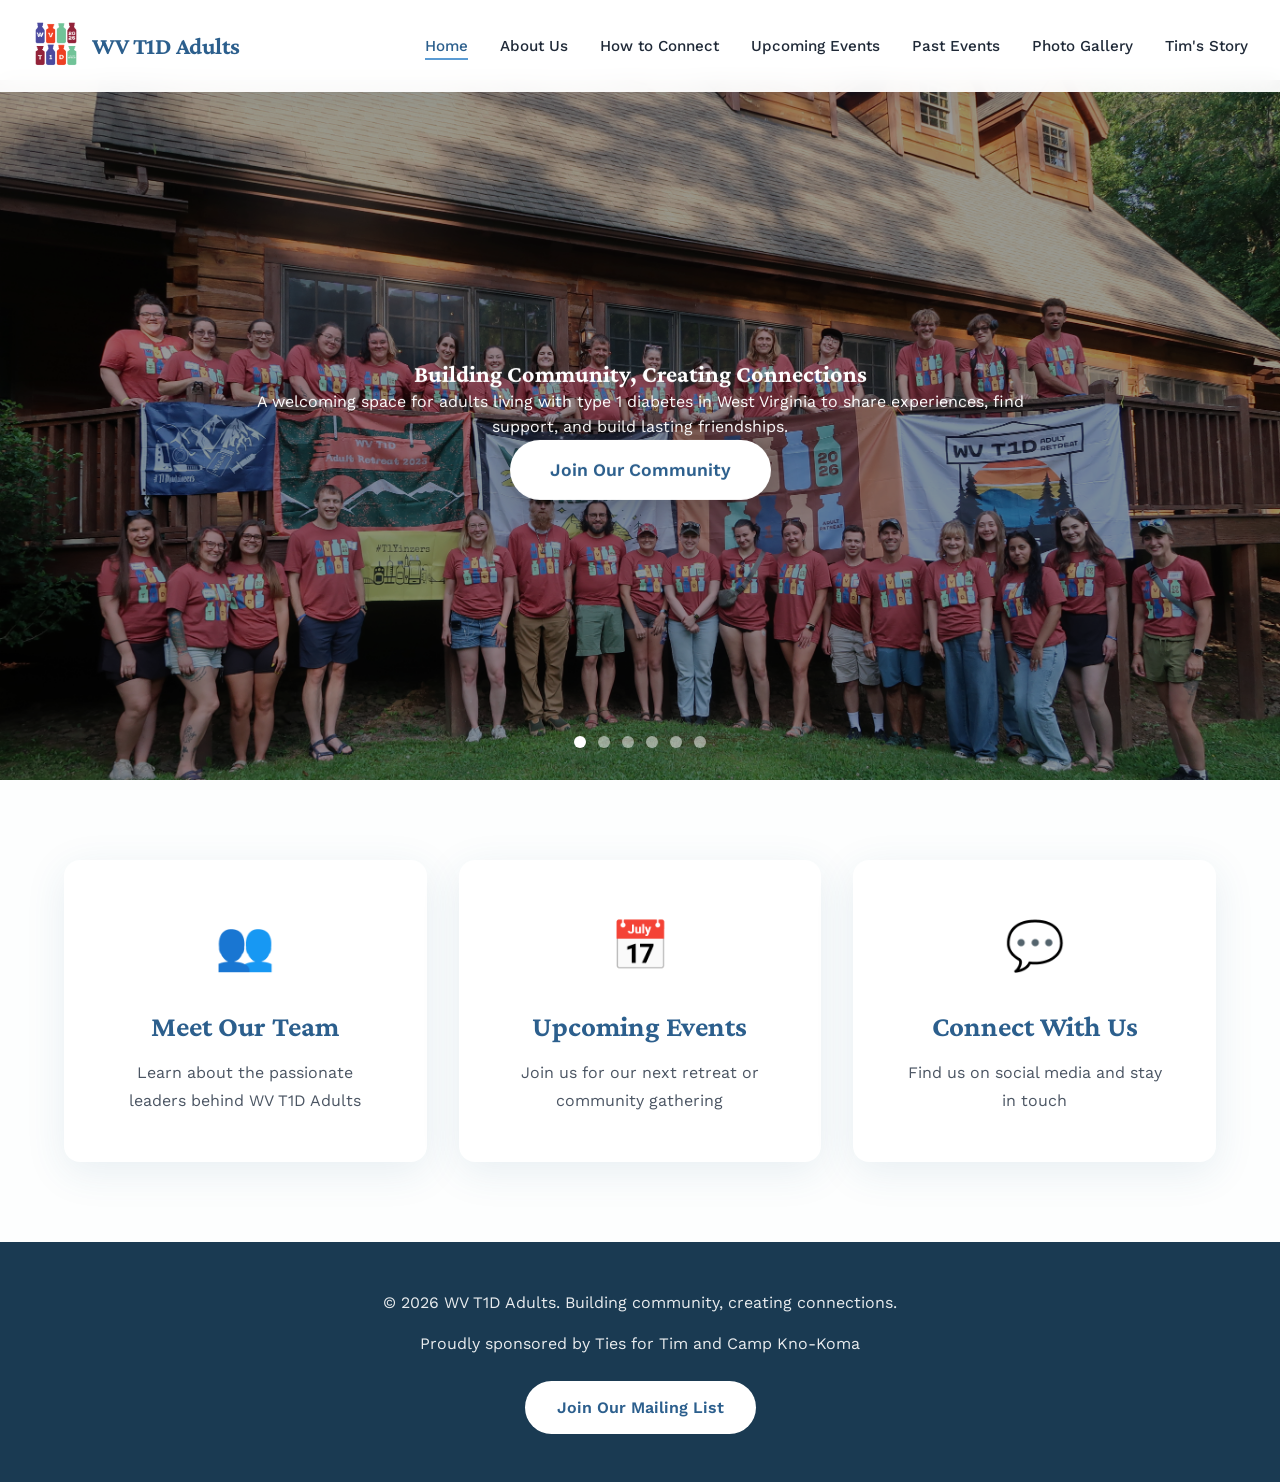
<file: index.html>
<!DOCTYPE html>
<html lang="en">
<head>
    <meta charset="UTF-8">
    <meta name="viewport" content="width=device-width, initial-scale=1.0">
    <title>WV T1D Adults - Home</title>
    <link rel="icon" type="image/png" href="images/WVT1D.PNG">
    <link href="https://fonts.googleapis.com/css2?family=Crimson+Pro:wght@400;600;700&family=Work+Sans:wght@400;500;600&display=swap" rel="stylesheet">
    <link rel="stylesheet" href="styles.css">
</head>
<body>
    <!-- Navigation -->
    <nav id="navbar">
        <div class="nav-container">
            <a href="index.html" class="logo">
                <img src="images/WVT1D.PNG" alt="WV T1D Adults" class="logo-img">
                <span>WV T1D Adults</span>
            </a>
            <div class="menu-toggle" id="menuToggle">
                <span></span>
                <span></span>
                <span></span>
            </div>
            <ul class="nav-links" id="navLinks">
                <li><a href="index.html" class="active">Home</a></li>
                <li><a href="about.html">About Us</a></li>
                <li><a href="connect.html">How to Connect</a></li>
                <li><a href="upcoming-events.html">Upcoming Events</a></li>
                <li><a href="past-events.html">Past Events</a></li>
                <li><a href="gallery.html">Photo Gallery</a></li>
                <li><a href="tims-story.html">Tim's Story</a></li>
            </ul>
        </div>
    </nav>

    <!-- Hero Section -->
    <section class="hero">
        <div class="hero-carousel">
            <div class="hero-slide active">
                <img src="images/hero/hero-2026.JPG" alt="2026 Retreat">
            </div>
            <div class="hero-slide">
                <img src="images/hero/hero-2025.png" alt="2025 Event">
            </div>
            <div class="hero-slide">
                <img src="images/hero/hero-2024.png" alt="2024 Event">
            </div>
            <div class="hero-slide">
                <img src="images/hero/hero-2023-1.png" alt="2023 Event 2">
            </div>
            <div class="hero-slide">
                <img src="images/hero/hero-2023-2.png" alt="2023 Event 2">
            </div>
            <div class="hero-slide">
                <img src="images/hero/hero-2025-tailgate.jpg" alt="2025 tailgate">
            </div>
        </div>
        <div class="hero-content">
            <h1>Building Community, Creating Connections</h1>
            <p>A welcoming space for adults living with type 1 diabetes in West Virginia to share experiences, find support, and build lasting friendships.</p>
            <a href="connect.html" class="cta-button">Join Our Community</a>
        </div>
        <div class="carousel-dots">
            <span class="dot active" onclick="currentSlide(1)"></span>
            <span class="dot" onclick="currentSlide(2)"></span>
            <span class="dot" onclick="currentSlide(3)"></span>
            <span class="dot" onclick="currentSlide(4)"></span>
            <span class="dot" onclick="currentSlide(5)"></span>
            <span class="dot" onclick="currentSlide(6)"></span>
        </div>
    </section>

    <!-- Mission Overview -->
    <section class="content-section">
        <div class="container">

            <div class="home-grid">
                <a href="about.html" class="home-card">
                    <div class="card-icon">👥</div>
                    <h3>Meet Our Team</h3>
                    <p>Learn about the passionate leaders behind WV T1D Adults</p>
                </a>

                <a href="upcoming-events.html" class="home-card">
                    <div class="card-icon">📅</div>
                    <h3>Upcoming Events</h3>
                    <p>Join us for our next retreat or community gathering</p>
                </a>

                <a href="connect.html" class="home-card">
                    <div class="card-icon">💬</div>
                    <h3>Connect With Us</h3>
                    <p>Find us on social media and stay in touch</p>
                </a>
            </div>
        </div>
    </section>

    <!-- Footer -->
    <footer>
        <p>&copy; 2026 WV T1D Adults. Building community, creating connections.</p>
        <p style="margin-top: 1rem;">Proudly sponsored by Ties for Tim and Camp Kno-Koma</p>
        <a href="https://forms.cloud.microsoft/pages/responsepage.aspx?id=X_nRohCFJESK4VxZa9vVeIZGyMgQMAJFk_VltC23tKpURDNGRTQ3VjFaMUZBRExHWTFFTUpVRDJUMC4u&route=shorturl" target="_blank" class="footer-mailing-list">Join Our Mailing List</a>
    </footer>

    <script src="script.js"></script>
</body>
</html>
</file>
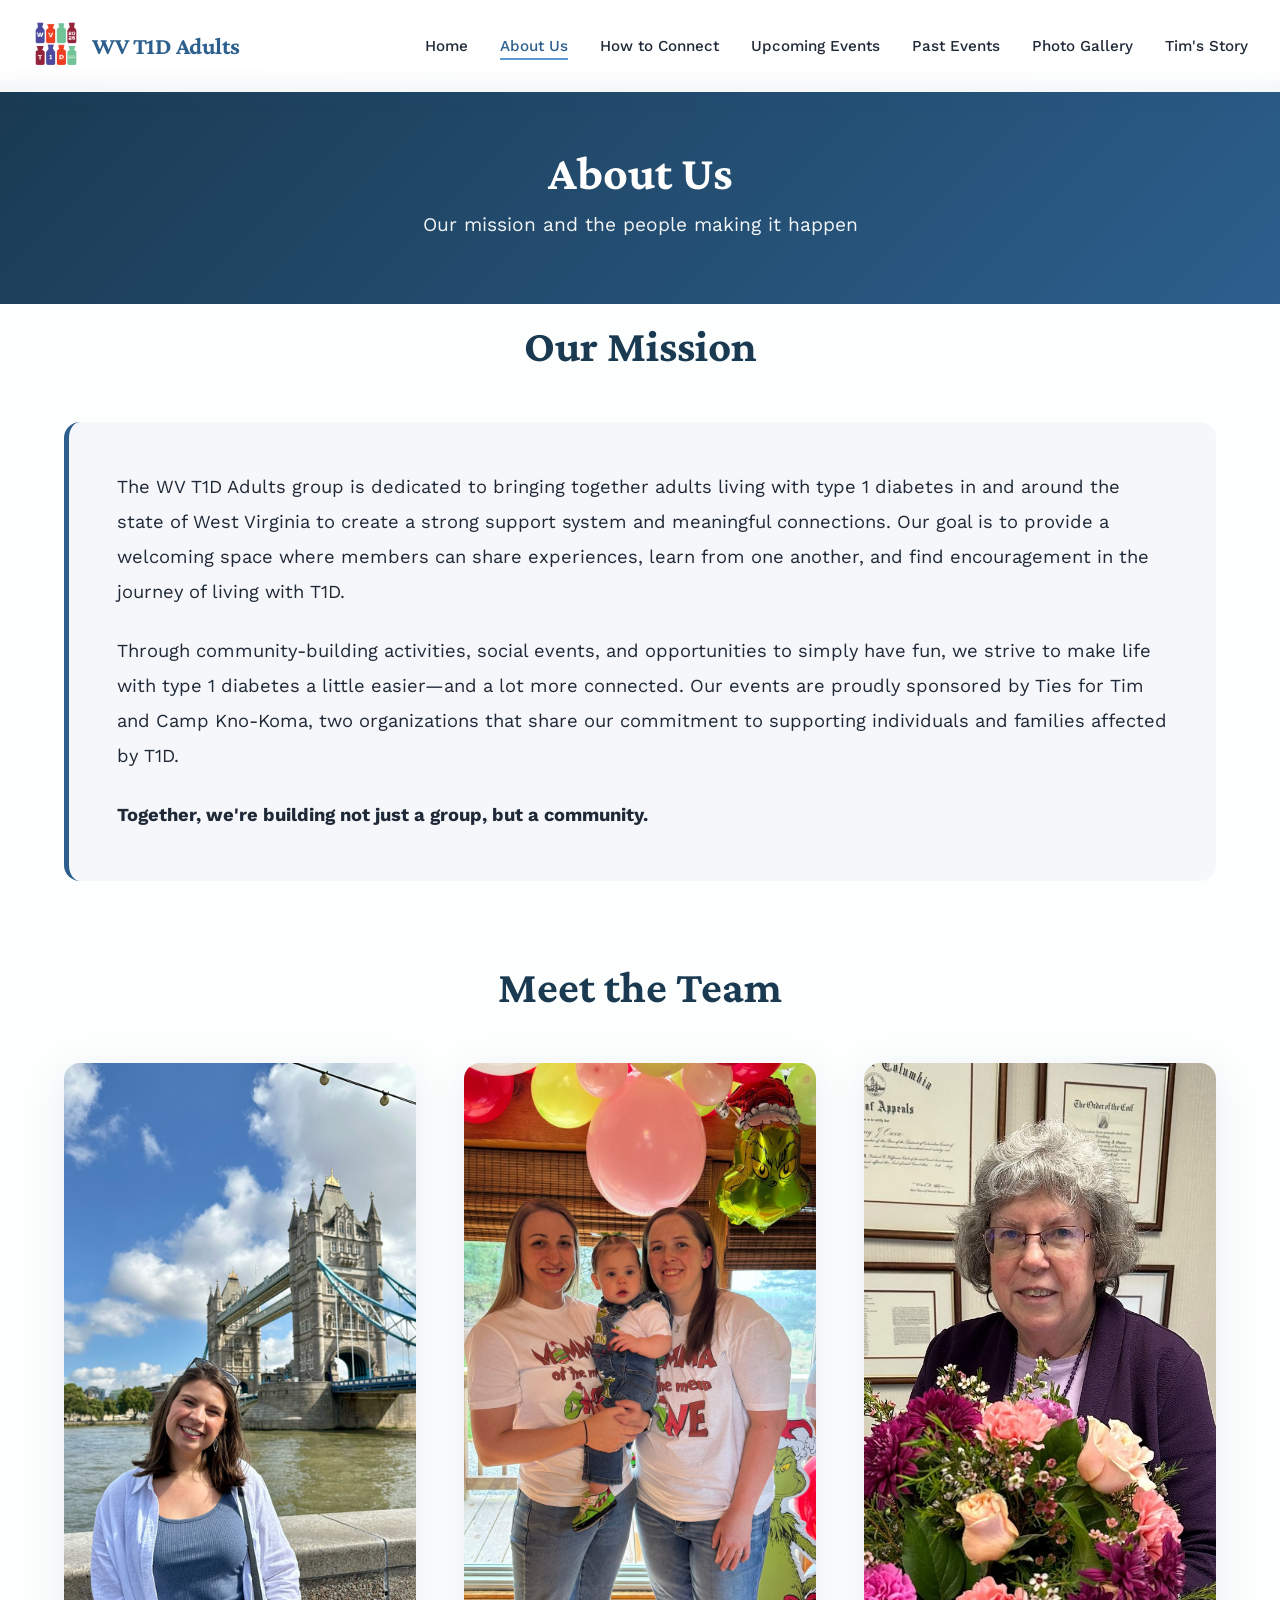
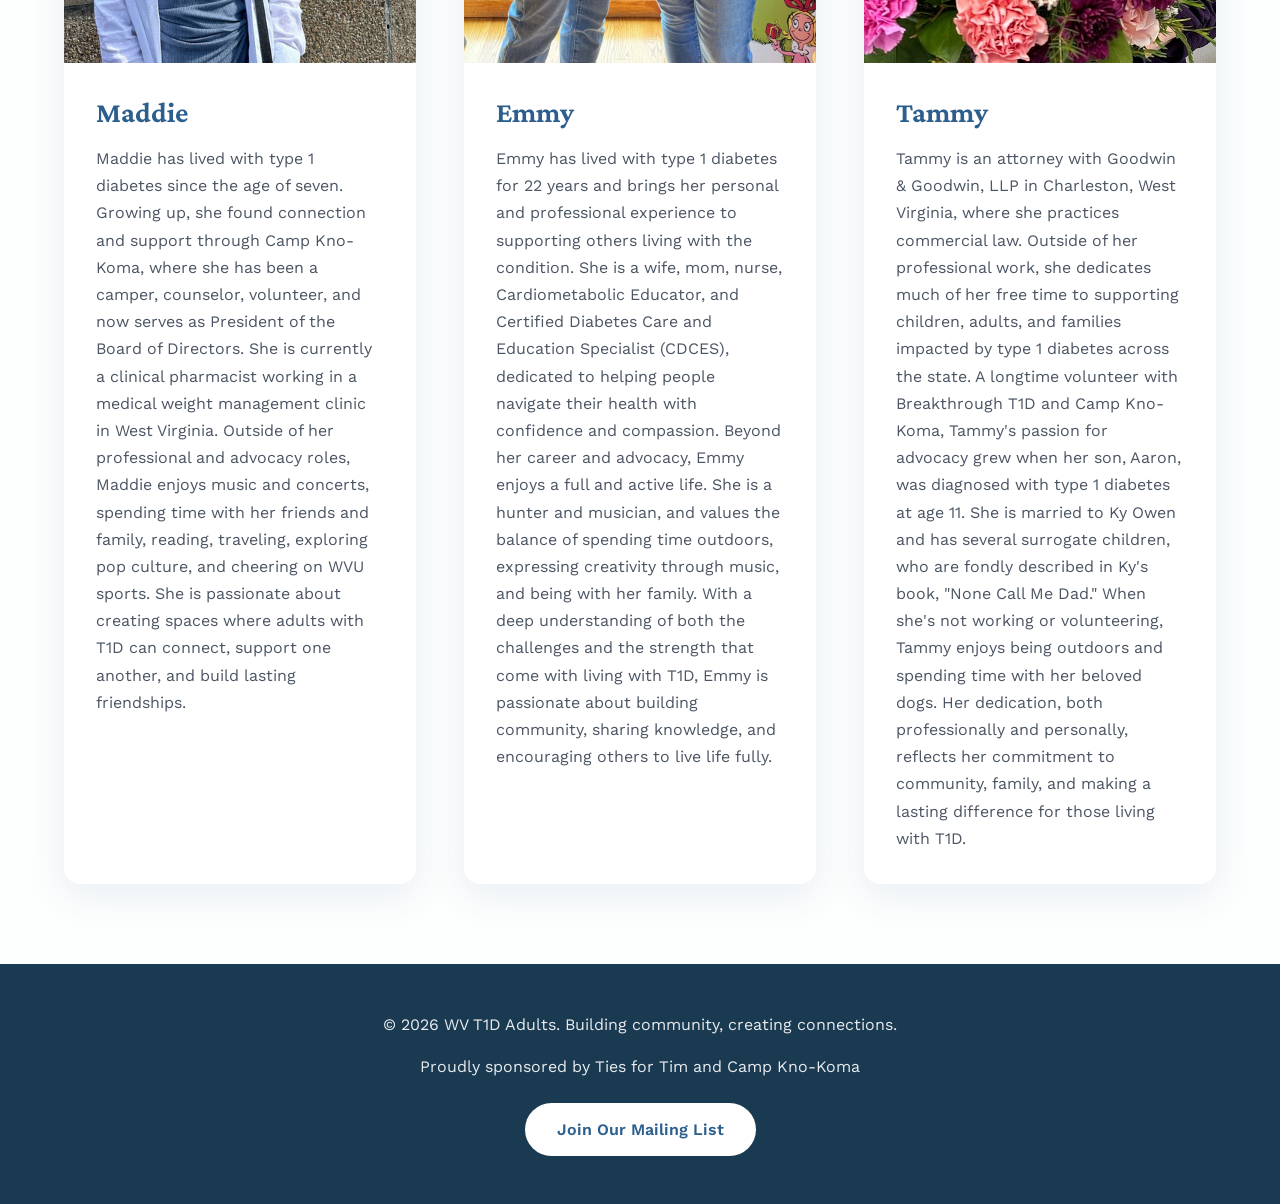
<file: about.html>
<!DOCTYPE html>
<html lang="en">
<head>
    <meta charset="UTF-8">
    <meta name="viewport" content="width=device-width, initial-scale=1.0">
    <link rel="icon" type="image/png" href="images/WVT1D.PNG">
    <title>About Us - WV T1D Adults</title>
    <link href="https://fonts.googleapis.com/css2?family=Crimson+Pro:wght@400;600;700&family=Work+Sans:wght@400;500;600&display=swap" rel="stylesheet">
    <link rel="stylesheet" href="styles.css">
</head>
<body>
    <!-- Navigation -->
    <nav id="navbar">
        <div class="nav-container">
            <a href="index.html" class="logo">
                <img src="images/WVT1D.PNG" alt="WV T1D Adults" class="logo-img">
                <span>WV T1D Adults</span>
            </a>
            <div class="menu-toggle" id="menuToggle">
                <span></span>
                <span></span>
                <span></span>
            </div>
            <ul class="nav-links" id="navLinks">
                <li><a href="index.html">Home</a></li>
                <li><a href="about.html" class="active">About Us</a></li>
                <li><a href="connect.html">How to Connect</a></li>
                <li><a href="upcoming-events.html">Upcoming Events</a></li>
                <li><a href="past-events.html">Past Events</a></li>
                <li><a href="gallery.html">Photo Gallery</a></li>
                <li><a href="tims-story.html">Tim's Story</a></li>
            </ul>
        </div>
    </nav>

    <!-- Page Header -->
    <section class="page-header">
        <div class="container">
            <h1>About Us</h1>
            <p>Our mission and the people making it happen</p>
        </div>
    </section>

    <!-- Content Section -->
    <section class="content-section">
        <div class="container">
            <h2>Our Mission</h2>
            <div class="mission-statement">
                <p>The WV T1D Adults group is dedicated to bringing together adults living with type 1 diabetes in and around the state of West Virginia to create a strong support system and meaningful connections. Our goal is to provide a welcoming space where members can share experiences, learn from one another, and find encouragement in the journey of living with T1D.</p>
                <p style="margin-top: 1.5rem;">Through community-building activities, social events, and opportunities to simply have fun, we strive to make life with type 1 diabetes a little easier—and a lot more connected. Our events are proudly sponsored by Ties for Tim and Camp Kno-Koma, two organizations that share our commitment to supporting individuals and families affected by T1D.</p>
                <p style="margin-top: 1.5rem;"><strong>Together, we're building not just a group, but a community.</strong></p>
            </div>

            <h2 style="margin-top: 5rem;">Meet the Team</h2>
            <div class="leadership-grid">
                <div class="leader-card">
                    <img src="images/about-us/maddie-1.png" alt="Maddie" class="leader-photo-single">
                    <div class="leader-info">
                        <h3>Maddie</h3>
                        <p>Maddie has lived with type 1 diabetes since the age of seven. Growing up, she found connection and support through Camp Kno-Koma, where she has been a camper, counselor, volunteer, and now serves as President of the Board of Directors. She is currently a clinical pharmacist working in a medical weight management clinic in West Virginia. Outside of her professional and advocacy roles, Maddie enjoys music and concerts, spending time with her friends and family, reading, traveling, exploring pop culture, and cheering on WVU sports. She is passionate about creating spaces where adults with T1D can connect, support one another, and build lasting friendships.</p>
                    </div>
                </div>

                <div class="leader-card">
                    <img src="images/about-us/emmy.jpg" alt="Emmy" class="leader-photo-single">
                    <div class="leader-info">
                        <h3>Emmy</h3>
                        <p>Emmy has lived with type 1 diabetes for 22 years and brings her personal and professional experience to supporting others living with the condition. She is a wife, mom, nurse, Cardiometabolic Educator, and Certified Diabetes Care and Education Specialist (CDCES), dedicated to helping people navigate their health with confidence and compassion. Beyond her career and advocacy, Emmy enjoys a full and active life. She is a hunter and musician, and values the balance of spending time outdoors, expressing creativity through music, and being with her family. With a deep understanding of both the challenges and the strength that come with living with T1D, Emmy is passionate about building community, sharing knowledge, and encouraging others to live life fully.</p>
                    </div>
                </div>

                <div class="leader-card">
                    <img src="images/about-us/tammy.jpg" alt="Tammy" class="leader-photo-single">
                    <div class="leader-info">
                        <h3>Tammy</h3>
                        <p>Tammy is an attorney with Goodwin & Goodwin, LLP in Charleston, West Virginia, where she practices commercial law. Outside of her professional work, she dedicates much of her free time to supporting children, adults, and families impacted by type 1 diabetes across the state. A longtime volunteer with Breakthrough T1D and Camp Kno-Koma, Tammy's passion for advocacy grew when her son, Aaron, was diagnosed with type 1 diabetes at age 11. She is married to Ky Owen and has several surrogate children, who are fondly described in Ky's book, "None Call Me Dad." When she's not working or volunteering, Tammy enjoys being outdoors and spending time with her beloved dogs. Her dedication, both professionally and personally, reflects her commitment to community, family, and making a lasting difference for those living with T1D.</p>
                    </div>
                </div>
            </div>
        </div>
    </section>

    <!-- Footer -->
    <footer>
        <p>&copy; 2026 WV T1D Adults. Building community, creating connections.</p>
        <p style="margin-top: 1rem;">Proudly sponsored by Ties for Tim and Camp Kno-Koma</p>
        <a href="https://forms.cloud.microsoft/pages/responsepage.aspx?id=X_nRohCFJESK4VxZa9vVeIZGyMgQMAJFk_VltC23tKpURDNGRTQ3VjFaMUZBRExHWTFFTUpVRDJUMC4u&route=shorturl" target="_blank" class="footer-mailing-list">Join Our Mailing List</a>
    </footer>

    <script src="script.js"></script>
</body>
</html>
</file>
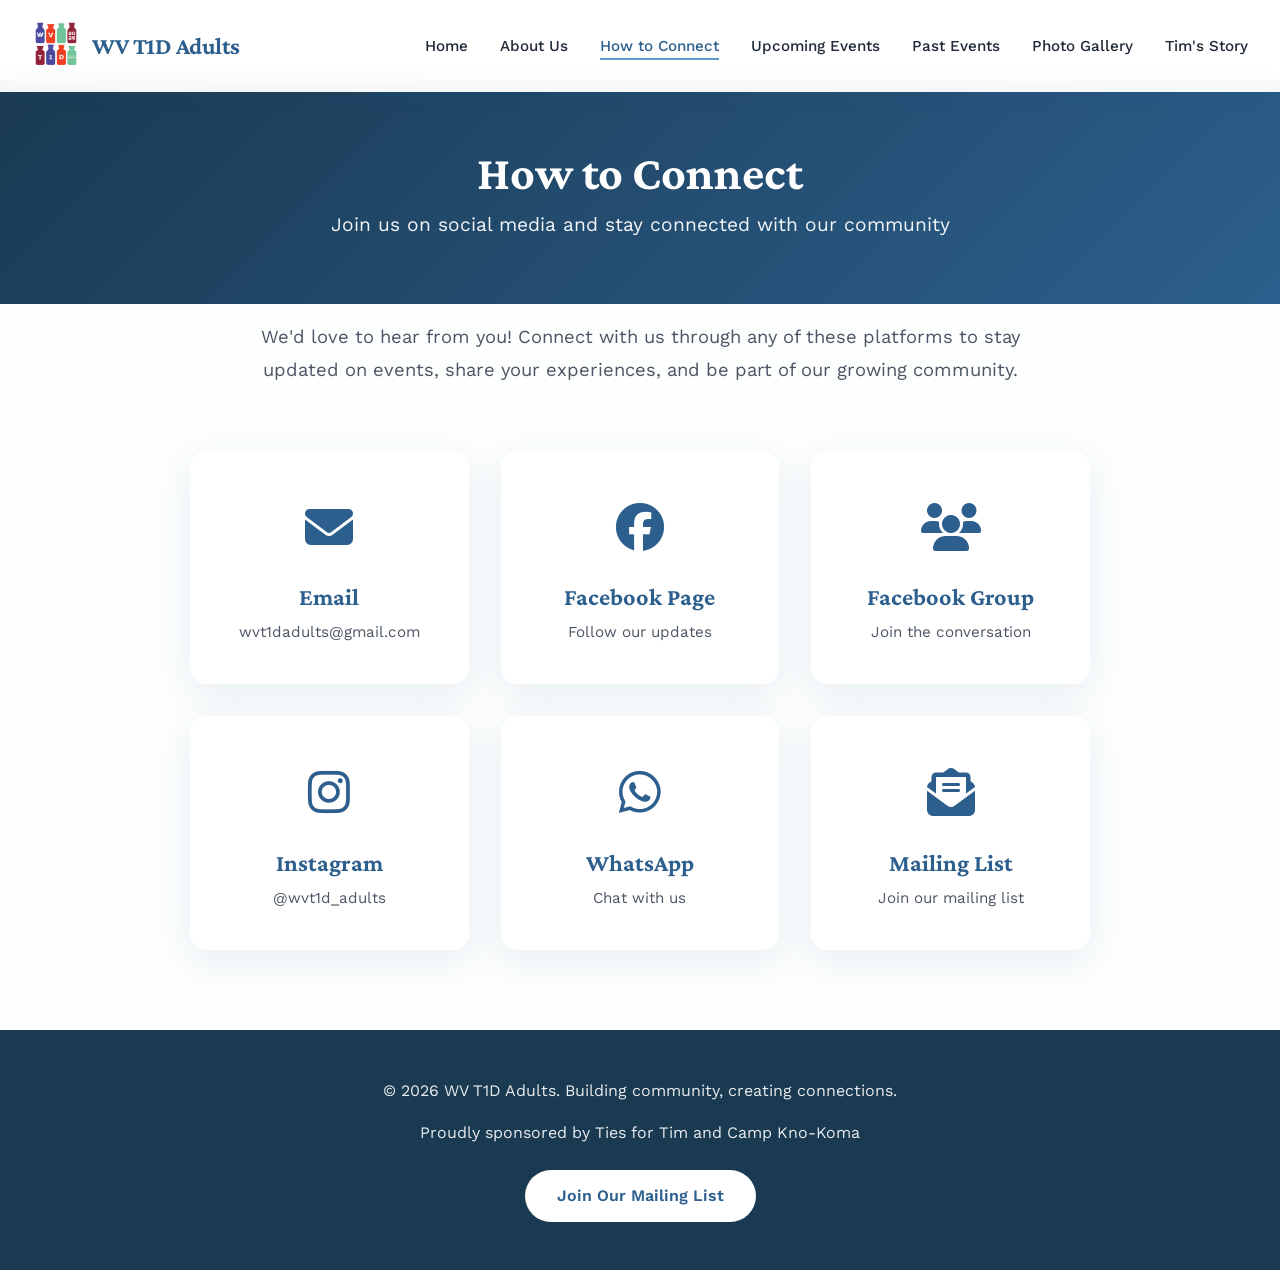
<file: connect.html>
<!DOCTYPE html>
<html lang="en">
<head>
    <meta charset="UTF-8">
    <meta name="viewport" content="width=device-width, initial-scale=1.0">
    <link rel="icon" type="image/png" href="images/WVT1D.PNG">
    <title>How to Connect - WV T1D Adults</title>
    <link href="https://fonts.googleapis.com/css2?family=Crimson+Pro:wght@400;600;700&family=Work+Sans:wght@400;500;600&display=swap" rel="stylesheet">
    <link rel="stylesheet" href="https://cdnjs.cloudflare.com/ajax/libs/font-awesome/6.5.1/css/all.min.css">
    <link rel="stylesheet" href="styles.css">
</head>
<body>
    <!-- Navigation -->
    <nav id="navbar">
        <div class="nav-container">
            <a href="index.html" class="logo">
                <img src="images/WVT1D.PNG" alt="WV T1D Adults" class="logo-img">
                <span>WV T1D Adults</span>
            </a>
            <div class="menu-toggle" id="menuToggle">
                <span></span>
                <span></span>
                <span></span>
            </div>
            <ul class="nav-links" id="navLinks">
                <li><a href="index.html">Home</a></li>
                <li><a href="about.html">About Us</a></li>
                <li><a href="connect.html" class="active">How to Connect</a></li>
                <li><a href="upcoming-events.html">Upcoming Events</a></li>
                <li><a href="past-events.html">Past Events</a></li>
                <li><a href="gallery.html">Photo Gallery</a></li>
                <li><a href="tims-story.html">Tim's Story</a></li>
            </ul>
        </div>
    </nav>

    <!-- Page Header -->
    <section class="page-header">
        <div class="container">
            <h1>How to Connect</h1>
            <p>Join us on social media and stay connected with our community</p>
        </div>
    </section>

    <!-- Content Section -->
    <section class="content-section">
        <div class="container">
            <p class="section-intro">We'd love to hear from you! Connect with us through any of these platforms to stay updated on events, share your experiences, and be part of our growing community.</p>
            
            <div class="connect-grid">
                <a href="mailto:wvt1dadults@gmail.com" class="social-card">
                    <div class="social-icon"><i class="fas fa-envelope"></i></div>
                    <h3>Email</h3>
                    <p>wvt1dadults@gmail.com</p>
                </a>
            
                <a href="https://www.facebook.com/profile.php?id=61576403214191" target="_blank" class="social-card">
                    <div class="social-icon"><i class="fab fa-facebook"></i></div>
                    <h3>Facebook Page</h3>
                    <p>Follow our updates</p>
                </a>
            
                <a href="https://www.facebook.com/groups/2177456072275650" target="_blank" class="social-card">
                    <div class="social-icon"><i class="fas fa-users"></i></div>
                    <h3>Facebook Group</h3>
                    <p>Join the conversation</p>
                </a>
            
                <a href="https://www.instagram.com/wvt1d_adults/" target="_blank" class="social-card">
                    <div class="social-icon"><i class="fab fa-instagram"></i></div>
                    <h3>Instagram</h3>
                    <p>@wvt1d_adults</p>
                </a>
            
                <a href="https://chat.whatsapp.com/Iw1robD4wus25p37iC4UlE" target="_blank" class="social-card">
                    <div class="social-icon"><i class="fab fa-whatsapp"></i></div>
                    <h3>WhatsApp</h3>
                    <p>Chat with us</p>
                </a>

                <a href="https://forms.cloud.microsoft/pages/responsepage.aspx?id=X_nRohCFJESK4VxZa9vVeIZGyMgQMAJFk_VltC23tKpURDNGRTQ3VjFaMUZBRExHWTFFTUpVRDJUMC4u&route=shorturl" target="_blank" class="social-card">
                    <div class="social-icon"><i class="fas fa-envelope-open-text"></i></div>
                    <h3>Mailing List</h3>
                    <p>Join our mailing list</p>
                </a>
            </div>
        </div>
    </section>

    <!-- Footer -->
    <footer>
        <p>&copy; 2026 WV T1D Adults. Building community, creating connections.</p>
        <p style="margin-top: 1rem;">Proudly sponsored by Ties for Tim and Camp Kno-Koma</p>
        <a href="https://forms.cloud.microsoft/pages/responsepage.aspx?id=X_nRohCFJESK4VxZa9vVeIZGyMgQMAJFk_VltC23tKpURDNGRTQ3VjFaMUZBRExHWTFFTUpVRDJUMC4u&route=shorturl" target="_blank" class="footer-mailing-list">Join Our Mailing List</a>
    </footer>

    <script src="script.js"></script>
</body>
</html>
</file>
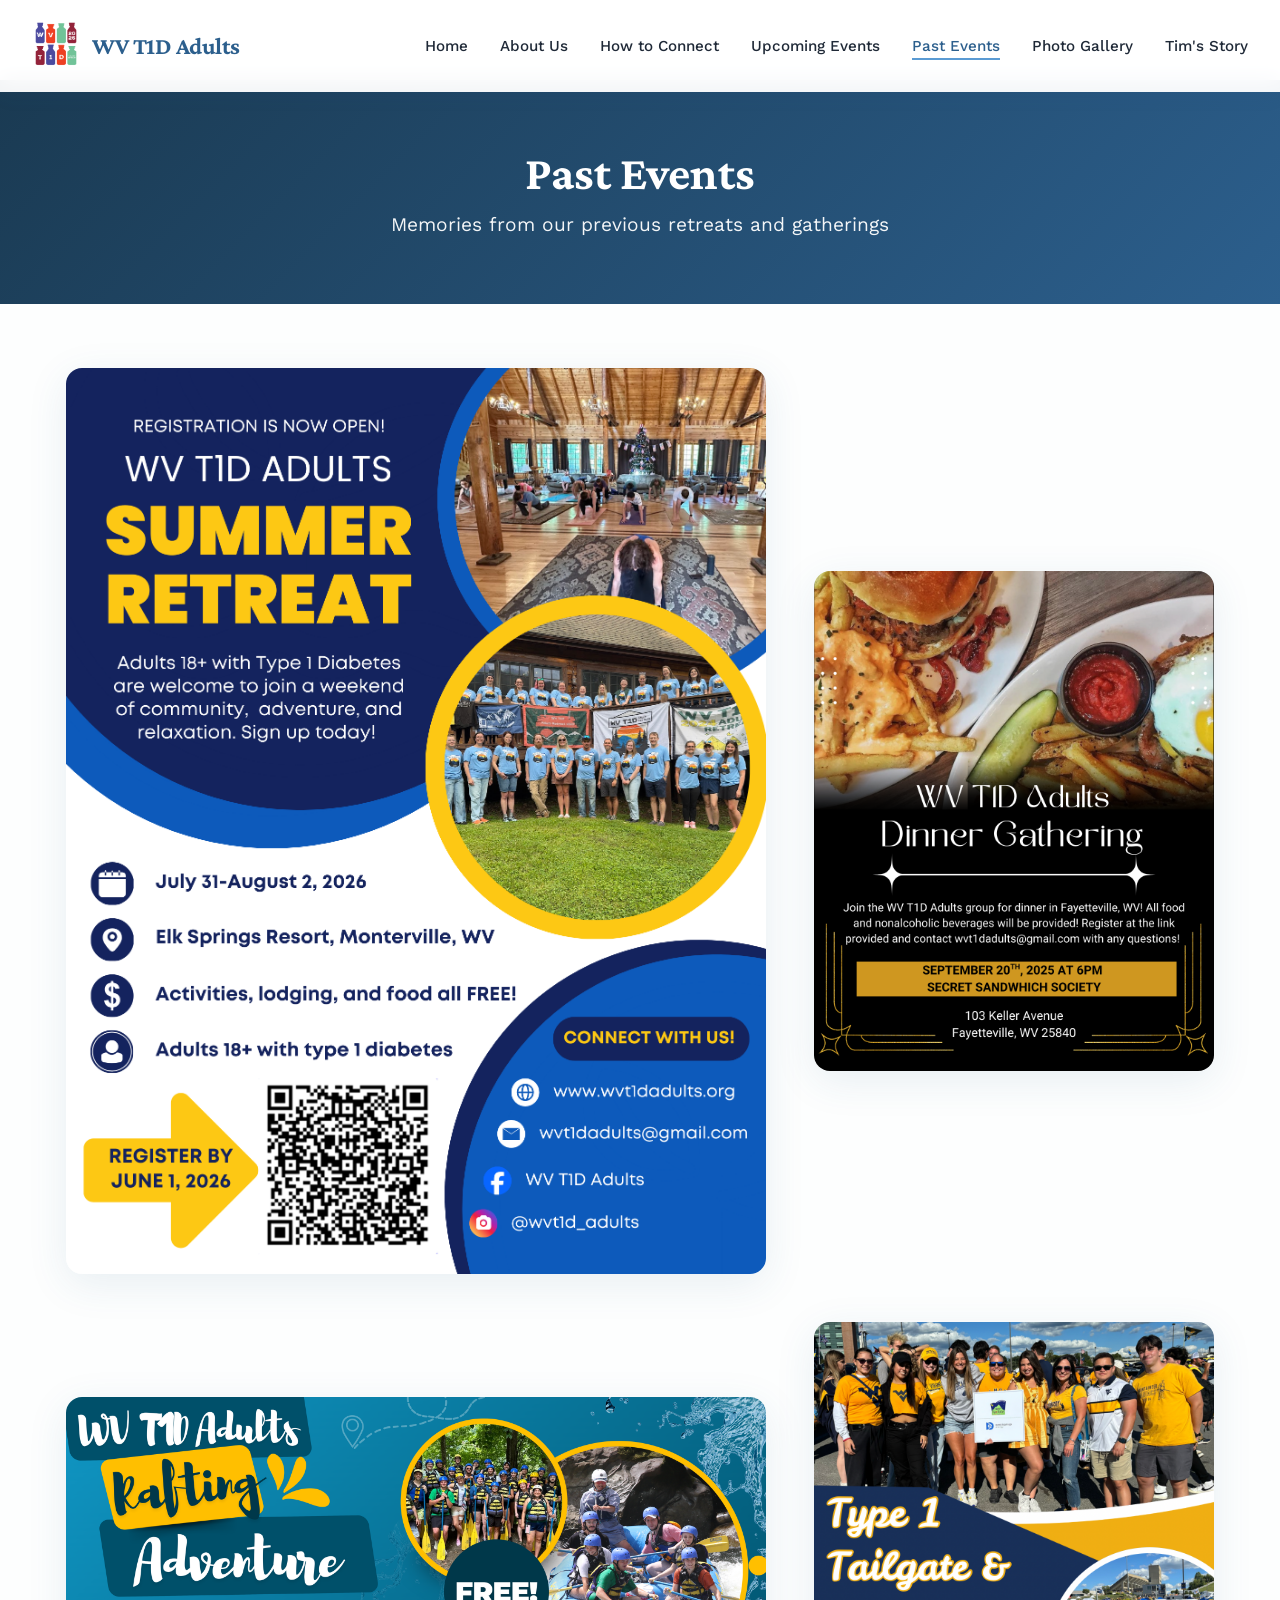
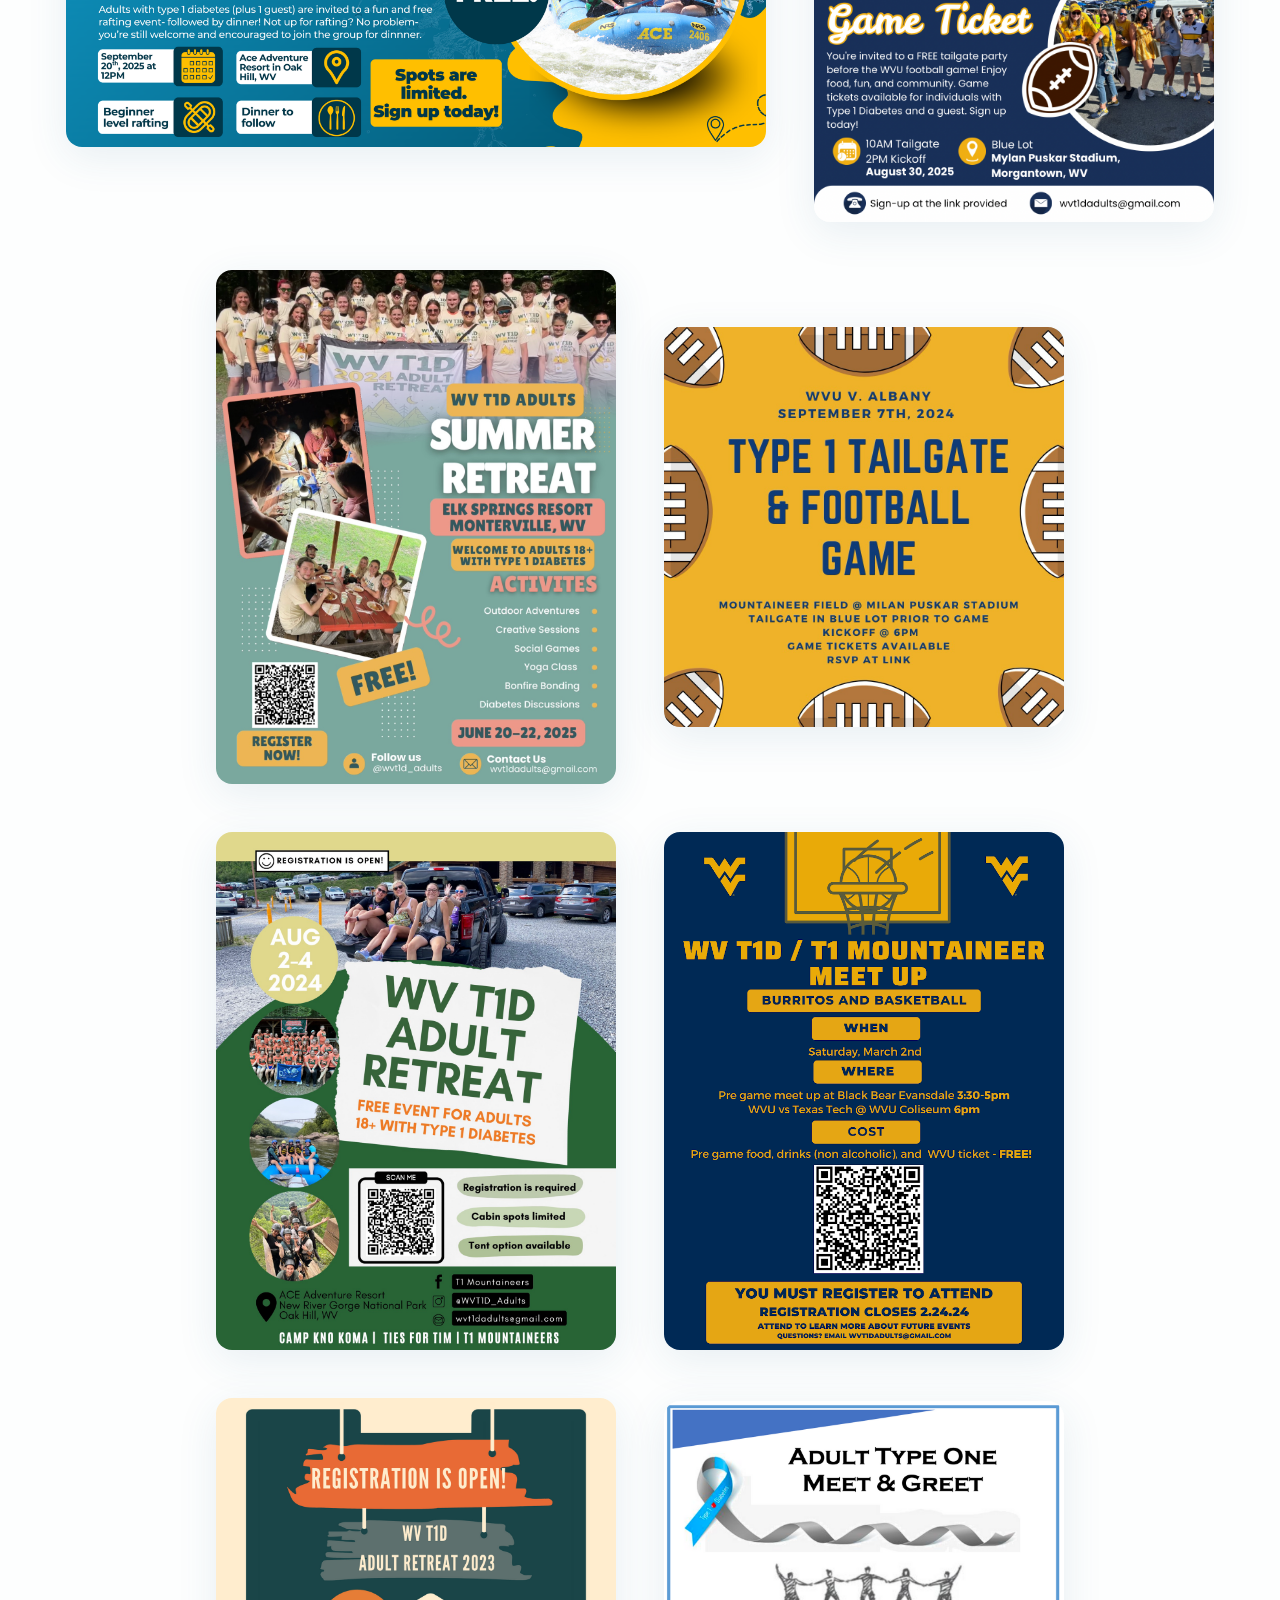
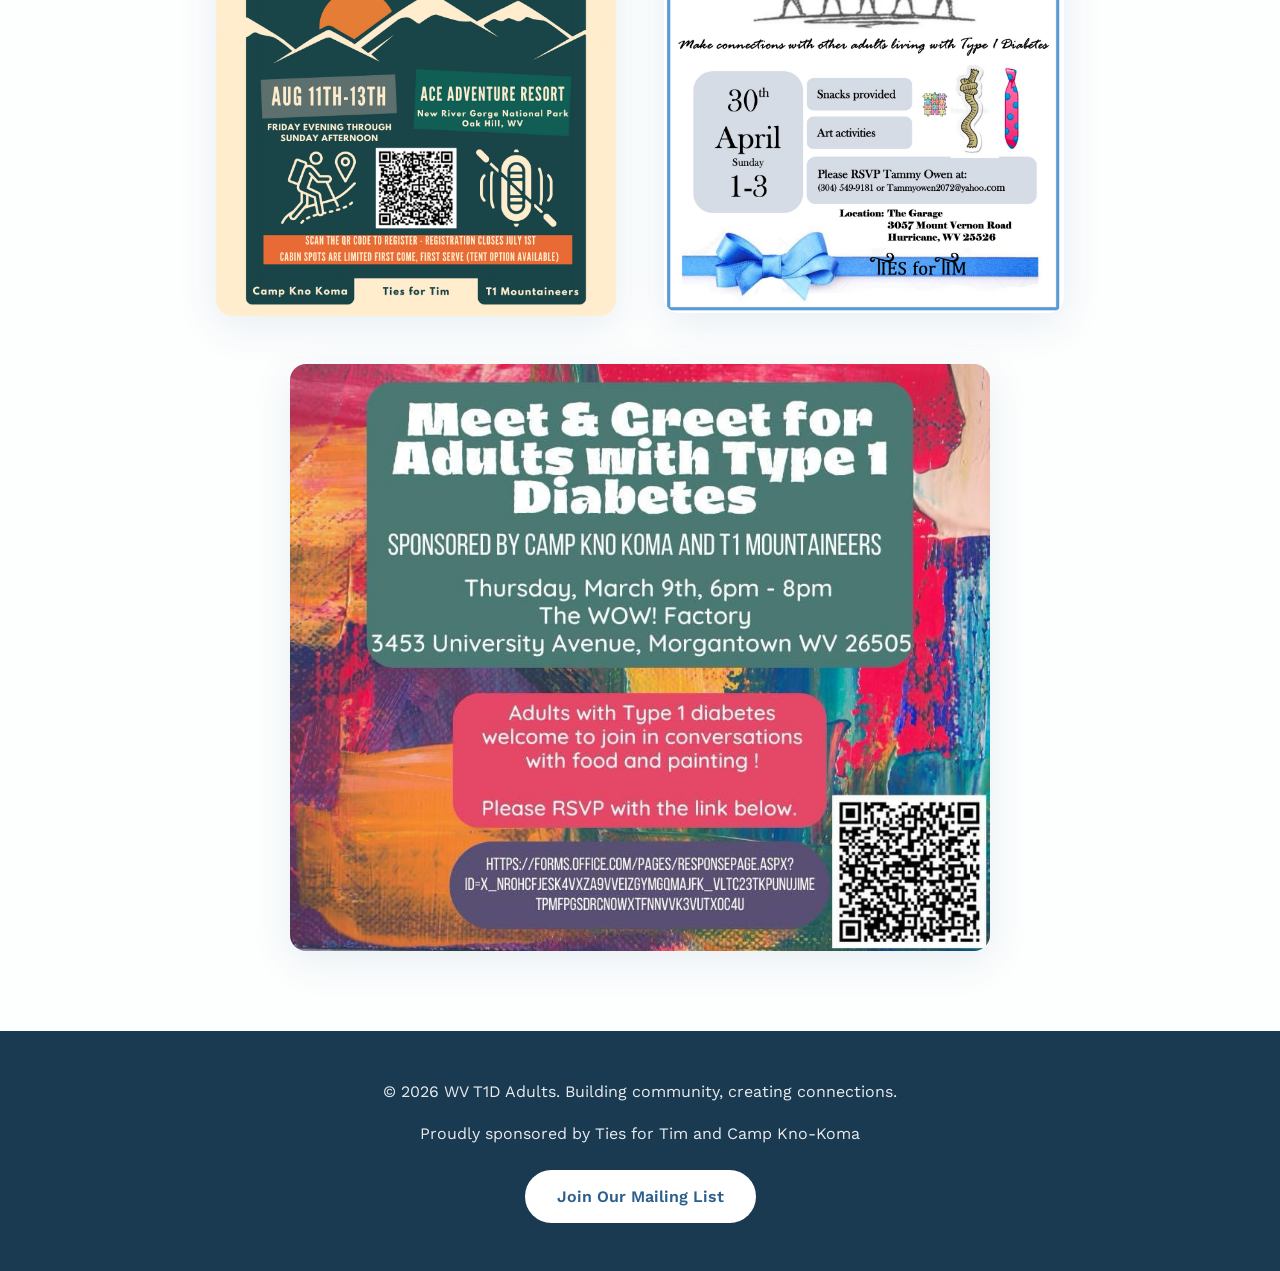
<file: past-events.html>
<!DOCTYPE html>
<html lang="en">
<head>
    <meta charset="UTF-8">
    <meta name="viewport" content="width=device-width, initial-scale=1.0">
    <link rel="icon" type="image/png" href="images/WVT1D.PNG">
    <title>Past Events - WV T1D Adults</title>
    <link href="https://fonts.googleapis.com/css2?family=Crimson+Pro:wght@400;600;700&family=Work+Sans:wght@400;500;600&display=swap" rel="stylesheet">
    <link rel="stylesheet" href="styles.css">
</head>
<body>
    <!-- Navigation -->
    <nav id="navbar">
        <div class="nav-container">
            <a href="index.html" class="logo">
                <img src="images/WVT1D.PNG" alt="WV T1D Adults" class="logo-img">
                <span>WV T1D Adults</span>
            </a>
            <div class="menu-toggle" id="menuToggle">
                <span></span>
                <span></span>
                <span></span>
            </div>
            <ul class="nav-links" id="navLinks">
                <li><a href="index.html">Home</a></li>
                <li><a href="about.html">About Us</a></li>
                <li><a href="connect.html">How to Connect</a></li>
                <li><a href="upcoming-events.html">Upcoming Events</a></li>
                <li><a href="past-events.html" class="active">Past Events</a></li>
                <li><a href="gallery.html">Photo Gallery</a></li>
                <li><a href="tims-story.html">Tim's Story</a></li>
            </ul>
        </div>
    </nav>

    <!-- Page Header -->
    <section class="page-header">
        <div class="container">
            <h1>Past Events</h1>
            <p>Memories from our previous retreats and gatherings</p>
        </div>
    </section>

    <!-- Content Section -->
    <section class="content-section">
        <div class="container">
            <div class="events-grid" style="align-items: center;">
                <div class="event-card" style="text-align: center; max-width: 700px;">
                    <img src="images/past-events/retreat-2026.PNG" alt="2026 Summer Retreat">
                </div>
                <div class="event-card">
                    <img src="images/past-events/dinner-sept-2025.png" alt="Dinner September 2025">
                </div>
                <div class="event-card" style="max-width: 700px;">
                    <img src="images/past-events/rafting-sept-2025.png" alt="Rafting September 2025">
                </div>
                <div class="event-card">
                    <img src="images/past-events/tailgate-aug-30-2025.png" alt="Tailgate August 30, 2025">
                </div>
                <div class="event-card">
                    <img src="images/past-events/retreat-2025.png" alt="Retreat 2025">
                </div>
                <div class="event-card">
                    <img src="images/past-events/tailgate-sept-7-2024.png" alt="Tailgate September 7, 2024">
                </div>
                <div class="event-card">
                    <img src="images/past-events/retreat-2024.png" alt="Retreat 2024">
                </div>
                <div class="event-card">
                    <img src="images/past-events/basketball-march-2.png" alt="Basketball March 2 Event">
                </div>
                <div class="event-card">
                    <img src="images/past-events/retreat-2023.png" alt="Retreat 2023">
                </div>
                <div class="event-card">
                    <img src="images/past-events/meet-and-greet-1.png" alt="Meet and greet 1">
                </div>
                <div class="event-card" style="max-width: 700px;">
                    <img src="images/past-events/meet-and-greet-2.png" alt="Meet and greet 2">
                </div>
            </div>
        </div>
    </section>

    <!-- Footer -->
    <footer>
        <p>&copy; 2026 WV T1D Adults. Building community, creating connections.</p>
        <p style="margin-top: 1rem;">Proudly sponsored by Ties for Tim and Camp Kno-Koma</p>
        <a href="https://forms.cloud.microsoft/pages/responsepage.aspx?id=X_nRohCFJESK4VxZa9vVeIZGyMgQMAJFk_VltC23tKpURDNGRTQ3VjFaMUZBRExHWTFFTUpVRDJUMC4u&route=shorturl" target="_blank" class="footer-mailing-list">Join Our Mailing List</a>
    </footer>

    <script src="script.js"></script>
</body>
</html>
</file>
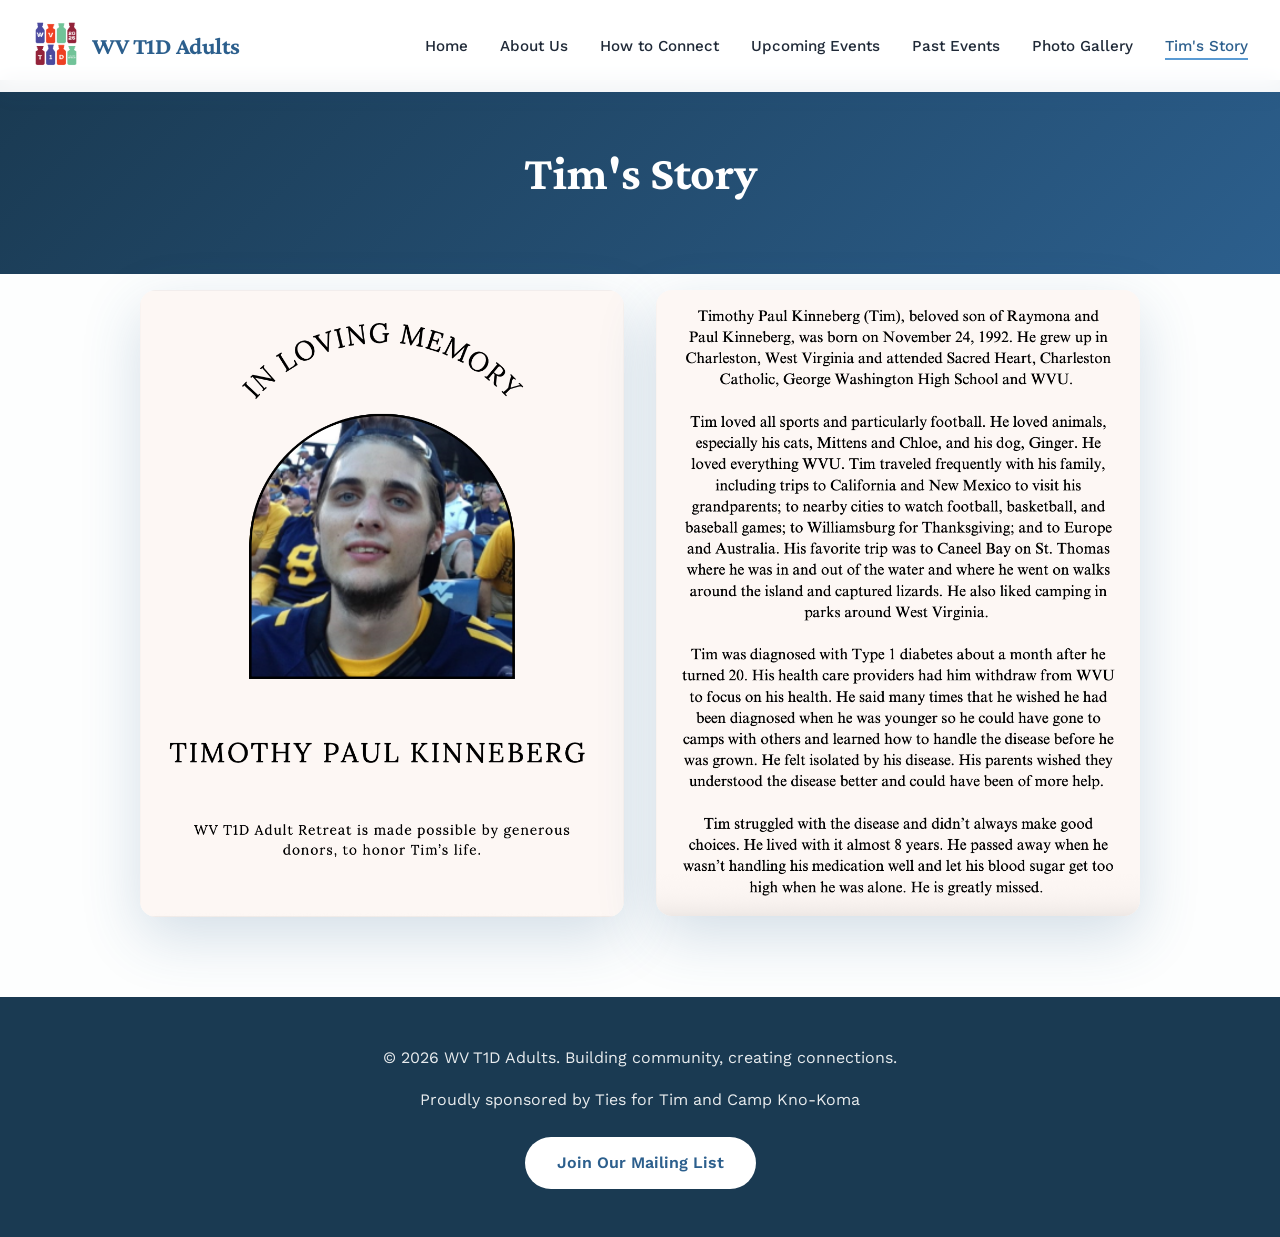
<file: tims-story.html>
<!DOCTYPE html>
<html lang="en">
<head>
    <meta charset="UTF-8">
    <meta name="viewport" content="width=device-width, initial-scale=1.0">
    <link rel="icon" type="image/png" href="images/WVT1D.PNG">
    <title>Tim's Story - WV T1D Adults</title>
    <link href="https://fonts.googleapis.com/css2?family=Crimson+Pro:wght@400;600;700&family=Work+Sans:wght@400;500;600&display=swap" rel="stylesheet">
    <link rel="stylesheet" href="styles.css">
</head>
<body>
    <!-- Navigation -->
    <nav id="navbar">
        <div class="nav-container">
            <a href="index.html" class="logo">
                <img src="images/WVT1D.PNG" alt="WV T1D Adults" class="logo-img">
                <span>WV T1D Adults</span>
            </a>
            <div class="menu-toggle" id="menuToggle">
                <span></span>
                <span></span>
                <span></span>
            </div>
            <ul class="nav-links" id="navLinks">
                <li><a href="index.html">Home</a></li>
                <li><a href="about.html">About Us</a></li>
                <li><a href="connect.html">How to Connect</a></li>
                <li><a href="upcoming-events.html">Upcoming Events</a></li>
                <li><a href="past-events.html">Past Events</a></li>
                <li><a href="gallery.html">Photo Gallery</a></li>
                <li><a href="tims-story.html" class="active">Tim's Story</a></li>
            </ul>
        </div>
    </nav>

    <!-- Page Header -->
    <section class="page-header">
        <div class="container">
            <h1>Tim's Story</h1>
        </div>
    </section>

    <!-- Content Section -->
    <section class="content-section">
        <div class="container">
            <div class="story-container">
                <div class="story-images">
                    <img src="images/tims-story/tim-photo.png" alt="Tim" class="story-photo">
                    <img src="images/tims-story/tim-story.png" alt="Tim's Story" class="story-flyer">
                </div>
            </div>
        </div>
    </section>

    <!-- Footer -->
    <footer>
        <p>&copy; 2026 WV T1D Adults. Building community, creating connections.</p>
        <p style="margin-top: 1rem;">Proudly sponsored by Ties for Tim and Camp Kno-Koma</p>
        <a href="https://forms.cloud.microsoft/pages/responsepage.aspx?id=X_nRohCFJESK4VxZa9vVeIZGyMgQMAJFk_VltC23tKpURDNGRTQ3VjFaMUZBRExHWTFFTUpVRDJUMC4u&route=shorturl" target="_blank" class="footer-mailing-list">Join Our Mailing List</a>
    </footer>

    <script src="script.js"></script>
</body>
</html>
</file>
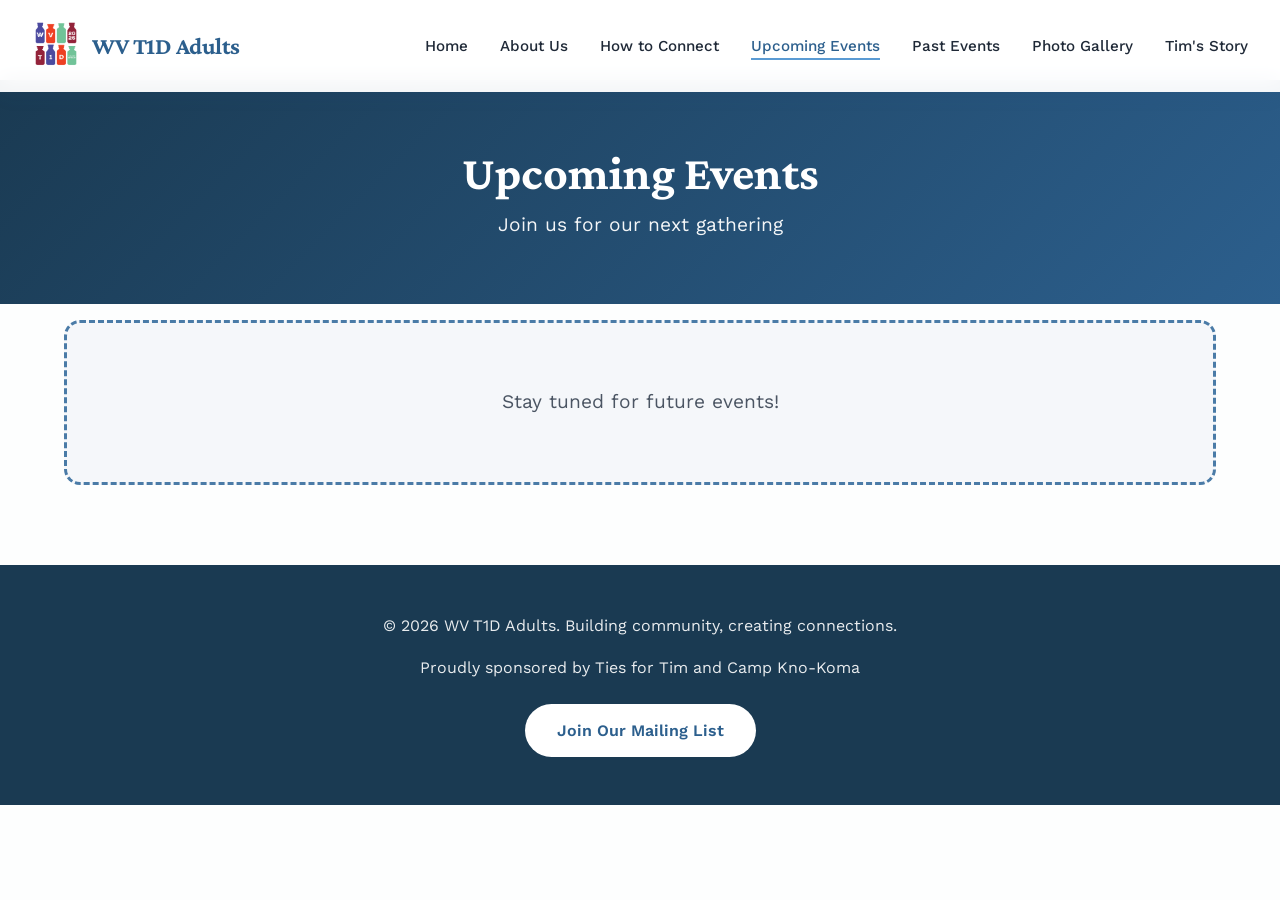
<file: upcoming-events.html>
<!DOCTYPE html>
<html lang="en">
<head>
    <meta charset="UTF-8">
    <meta name="viewport" content="width=device-width, initial-scale=1.0">
    <link rel="icon" type="image/png" href="images/WVT1D.PNG">
    <title>Upcoming Events - WV T1D Adults</title>
    <link href="https://fonts.googleapis.com/css2?family=Crimson+Pro:wght@400;600;700&family=Work+Sans:wght@400;500;600&display=swap" rel="stylesheet">
    <link rel="stylesheet" href="styles.css">
</head>
<body>
    <!-- Navigation -->
    <nav id="navbar">
        <div class="nav-container">
            <a href="index.html" class="logo">
                <img src="images/WVT1D.PNG" alt="WV T1D Adults" class="logo-img">
                <span>WV T1D Adults</span>
            </a>
            <div class="menu-toggle" id="menuToggle">
                <span></span>
                <span></span>
                <span></span>
            </div>
            <ul class="nav-links" id="navLinks">
                <li><a href="index.html">Home</a></li>
                <li><a href="about.html">About Us</a></li>
                <li><a href="connect.html">How to Connect</a></li>
                <li><a href="upcoming-events.html" class="active">Upcoming Events</a></li>
                <li><a href="past-events.html">Past Events</a></li>
                <li><a href="gallery.html">Photo Gallery</a></li>
                <li><a href="tims-story.html">Tim's Story</a></li>
            </ul>
        </div>
    </nav>

    <!-- Page Header -->
    <section class="page-header">
        <div class="container">
            <h1>Upcoming Events</h1>
            <p>Join us for our next gathering</p>
        </div>
    </section>

    <!-- Content Section -->
    <section class="content-section">
        <div class="container">
            <div class="events-placeholder">
                <p>Stay tuned for future events!</p>
            </div>
        </div>
    </section>

    <!-- Footer -->
    <footer>
        <p>&copy; 2026 WV T1D Adults. Building community, creating connections.</p>
        <p style="margin-top: 1rem;">Proudly sponsored by Ties for Tim and Camp Kno-Koma</p>
        <a href="https://forms.cloud.microsoft/pages/responsepage.aspx?id=X_nRohCFJESK4VxZa9vVeIZGyMgQMAJFk_VltC23tKpURDNGRTQ3VjFaMUZBRExHWTFFTUpVRDJUMC4u&route=shorturl" target="_blank" class="footer-mailing-list">Join Our Mailing List</a>
    </footer>

    <script src="script.js"></script>
</body>
</html>
</file>
<file: styles.css>
:root {
    --primary-blue: #2c5f8d;
    --deep-blue: #1a3a52;
    --light-blue: #4a7ba7;
    --accent-blue: #5a9bd4;
    --soft-gray: #f5f7fa;
    --warm-white: #fdfefe;
    --text-dark: #1f2937;
    --text-medium: #4b5563;
}

* {
    margin: 0;
    padding: 0;
    box-sizing: border-box;
}

body {
    font-family: 'Work Sans', sans-serif;
    color: var(--text-dark);
    line-height: 1.6;
    background: var(--warm-white);
    padding-top: 80px;
}

h1, h2, h3 {
    font-family: 'Crimson Pro', serif;
    font-weight: 700;
    line-height: 1.2;
}

.container {
    max-width: 1400px;
    margin: 0 auto;
    padding: 0 2rem;
}

/* Navigation */
nav {
    position: fixed;
    top: 0;
    width: 100%;
    background: rgba(255, 255, 255, 0.95);
    backdrop-filter: blur(10px);
    box-shadow: 0 2px 20px rgba(44, 95, 141, 0.08);
    z-index: 1000;
    transition: all 0.3s ease;
}

nav.scrolled {
    box-shadow: 0 2px 30px rgba(44, 95, 141, 0.15);
}

.nav-container {
    max-width: 1400px;
    margin: 0 auto;
    padding: 1rem 2rem;
    display: flex;
    justify-content: space-between;
    align-items: center;
}

.logo {
    font-size: 1.5rem;
    font-weight: 700;
    color: var(--primary-blue);
    font-family: 'Crimson Pro', serif;
    text-decoration: none;
    letter-spacing: -0.5px;
    display: flex;
    align-items: center;
    gap: 0.75rem;
}

.logo-img {
    height: 60px;
    width: auto;
}

.nav-links {
    display: flex;
    gap: 2rem;
    list-style: none;
}

.nav-links a {
    color: var(--text-dark);
    text-decoration: none;
    font-weight: 500;
    font-size: 0.95rem;
    transition: color 0.3s ease;
    position: relative;
}

.nav-links a.active {
    color: var(--primary-blue);
}

.nav-links a::after {
    content: '';
    position: absolute;
    bottom: -5px;
    left: 0;
    width: 0;
    height: 2px;
    background: var(--accent-blue);
    transition: width 0.3s ease;
}

.nav-links a.active::after {
    width: 100%;
}

.nav-links a:hover {
    color: var(--primary-blue);
}

.nav-links a:hover::after {
    width: 100%;
}

/* Mobile Menu Toggle */
.menu-toggle {
    display: none;
    flex-direction: column;
    gap: 5px;
    cursor: pointer;
}

.menu-toggle span {
    width: 25px;
    height: 3px;
    background: var(--primary-blue);
    transition: all 0.3s ease;
}

/* Hero Section */
.hero {
    background: linear-gradient(135deg, var(--deep-blue) 0%, var(--primary-blue) 50%, var(--light-blue) 100%);
    color: white;
    padding: 0;
    height: 56.25vw;
    min-height: 400px;
    max-height: 700px;
    text-align: center;
    position: relative;
    overflow: hidden;
}

.hero-slide img {
    width: 100%;
    height: 100%;
    object-fit: cover;
    filter: brightness(0.6);
}

/* Hero Carousel */
.hero-carousel {
    position: absolute;
    top: 0;
    left: 0;
    width: 100%;
    height: 100%;
    z-index: 0;
}

.hero-slide {
    position: absolute;
    top: 0;
    left: 0;
    width: 100%;
    height: 100%;
    opacity: 0;
    transition: opacity 1s ease-in-out;
    display: none;
}

.hero-slide.active {
    opacity: 1;
    display: block;
}

.hero-slide img {
    width: 100%;
    height: 100%;
    object-fit: cover;
    object-position: center top;
    filter: brightness(0.6);
}

.carousel-dots {
    position: absolute;
    bottom: 2rem;
    left: 50%;
    transform: translateX(-50%);
    z-index: 2;
    display: flex;
    gap: 0.75rem;
}

.dot {
    height: 12px;
    width: 12px;
    background-color: rgba(255, 255, 255, 0.5);
    border-radius: 50%;
    display: inline-block;
    cursor: pointer;
    transition: background-color 0.3s ease;
}

.dot:hover,
.dot.active {
    background-color: rgba(255, 255, 255, 1);
}

.hero::before {
    content: '';
    position: absolute;
    top: 0;
    left: 0;
    right: 0;
    bottom: 0;
    background: url('data:image/svg+xml,<svg width="100" height="100" xmlns="http://www.w3.org/2000/svg"><defs><pattern id="grid" width="100" height="100" patternUnits="userSpaceOnUse"><path d="M 100 0 L 0 0 0 100" fill="none" stroke="rgba(255,255,255,0.03)" stroke-width="1"/></pattern></defs><rect width="100%" height="100%" fill="url(%23grid)"/></svg>');
    opacity: 0.3;
}

.hero-content {
    max-width: 900px;
    margin: 0 auto;
    position: absolute;
    top: 50%;
    left: 50%;
    transform: translate(-50%, -50%);
    z-index: 1;
    width: 100%;
    padding: 2rem;
    opacity: 0;
    animation: fadeIn 0.5s ease-in 0.3s forwards;
}

@keyframes fadeIn {
    to {
        opacity: 1;
    }
}

.cta-button {
    display: inline-block;
    padding: 1rem 2.5rem;
    background: white;
    color: var(--primary-blue);
    text-decoration: none;
    border-radius: 50px;
    font-weight: 600;
    font-size: 1.1rem;
    transition: all 0.3s ease;
    box-shadow: 0 10px 30px rgba(0,0,0,0.2);
    animation: fadeInUp 1s ease-out 0.6s both;
}

.cta-button:hover {
    transform: translateY(-3px);
    box-shadow: 0 15px 40px rgba(0,0,0,0.3);
}

@keyframes fadeInUp {
    from {
        opacity: 0;
        transform: translateY(30px);
    }
    to {
        opacity: 1;
        transform: translateY(0);
    }
}

/* Page Header */
.page-header {
    background: linear-gradient(135deg, var(--deep-blue) 0%, var(--primary-blue) 100%);
    color: white;
    padding: 4rem 2rem;
    text-align: center;
}

.page-header h1 {
    font-size: 3rem;
    margin-bottom: 0.5rem;
}

.page-header p {
    font-size: 1.2rem;
    opacity: 0.95;
}

/* Content Sections */
.content-section {
    padding: 1rem 2rem 5rem 2rem;
}

.content-section h2 {
    font-size: 2.8rem;
    color: var(--deep-blue);
    margin-bottom: 3rem;
    text-align: center;
}

.section-intro {
    max-width: 800px;
    margin: 0 auto 4rem;
    text-align: center;
    font-size: 1.15rem;
    color: var(--text-medium);
    line-height: 1.8;
}

/* Mission Statement */
.mission-statement {
    background: var(--soft-gray);
    padding: 3rem;
    border-radius: 16px;
    margin-bottom: 4rem;
    border-left: 5px solid var(--primary-blue);
    font-size: 1.15rem;
    line-height: 1.9;
    color: var(--text-dark);
}

.sponsors {
    text-align: center;
    margin-top: 2rem;
    font-style: italic;
    color: var(--text-medium);
}

/* Home Grid */
.home-grid {
    display: grid;
    grid-template-columns: repeat(auto-fit, minmax(300px, 1fr));
    gap: 2rem;
    margin-top: 4rem;
}

.home-card {
    background: white;
    padding: 3rem;
    border-radius: 16px;
    text-align: center;
    box-shadow: 0 10px 40px rgba(44, 95, 141, 0.1);
    transition: all 0.3s ease;
    text-decoration: none;
    color: var(--text-dark);
}

.home-card:hover {
    transform: translateY(-8px);
    box-shadow: 0 20px 60px rgba(44, 95, 141, 0.2);
}

.home-card .card-icon {
    font-size: 3rem;
    margin-bottom: 1.5rem;
}

.home-card h3 {
    font-size: 1.8rem;
    color: var(--primary-blue);
    margin-bottom: 1rem;
}

.home-card p {
    color: var(--text-medium);
    line-height: 1.7;
}

/* Leadership Team */
.leadership-grid {
    display: grid;
    grid-template-columns: repeat(auto-fit, minmax(350px, 1fr));
    gap: 3rem;
    margin-top: 3rem;
    max-width: 1200px;
    margin-left: auto;
    margin-right: auto;
}

.leader-card {
    background: white;
    border-radius: 16px;
    overflow: hidden;
    box-shadow: 0 10px 40px rgba(44, 95, 141, 0.1);
    transition: all 0.3s ease;
}

.leader-card:hover {
    transform: translateY(-8px);
    box-shadow: 0 20px 60px rgba(44, 95, 141, 0.2);
}

.leader-image {
    width: 100%;
    height: 400px;
    background: var(--soft-gray);
    display: flex;
    align-items: center;
    justify-content: center;
    font-size: 5rem;
    color: white;
    font-weight: 700;
}

.leader-photo-single {
    width: 100%;
    height: 600px;
    object-fit: cover;
    display: block;
}

.leader-images {
    display: grid;
    grid-template-columns: repeat(3, 1fr);
    gap: 0.5rem;
    width: 100%;
    background: var(--soft-gray);
    padding: 1rem;
}

.leader-photo {
    width: 100%;
    height: 300px;
    object-fit: contain;
}

.leader-info {
    padding: 2rem;
}

.leader-info h3 {
    font-size: 1.8rem;
    color: var(--primary-blue);
    margin-bottom: 1rem;
}

.leader-info p {
    color: var(--text-medium);
    line-height: 1.7;
}

/* Connect Section */
.connect-grid {
    display: grid;
    grid-template-columns: repeat(3, 1fr);
    gap: 2rem;
    margin-top: 3rem;
    max-width: 900px;
    margin-left: auto;
    margin-right: auto;
}

.social-card {
    background: white;
    padding: 2.5rem;
    border-radius: 16px;
    text-align: center;
    box-shadow: 0 10px 40px rgba(44, 95, 141, 0.1);
    transition: all 0.3s ease;
    text-decoration: none;
    color: var(--text-dark);
}

.social-card:hover {
    transform: translateY(-5px);
    box-shadow: 0 15px 50px rgba(44, 95, 141, 0.2);
}

.social-icon {
    font-size: 3rem;
    margin-bottom: 1rem;
    color: var(--primary-blue);
}

.social-card h3 {
    font-size: 1.5rem;
    margin-bottom: 0.5rem;
    color: var(--primary-blue);
}

.social-card p {
    color: var(--text-medium);
    font-size: 0.95rem;
}

/* Events Section */
.events-placeholder {
    background: var(--soft-gray);
    padding: 4rem;
    border-radius: 16px;
    text-align: center;
    border: 3px dashed var(--light-blue);
}

.events-placeholder p {
    color: var(--text-medium);
    font-size: 1.2rem;
}

/* Gallery Section */
.gallery-grid {
    columns: 300px;
    column-gap: 1.5rem;
    margin-top: 3rem;
}

.gallery-item {
    break-inside: avoid;
    margin-bottom: 1.5rem;
    overflow: hidden;
    border-radius: 12px;
    box-shadow: 0 4px 15px rgba(44, 95, 141, 0.1);
    transition: transform 0.3s ease, box-shadow 0.3s ease;
    background: white;
}

.gallery-item:hover {
    transform: scale(1.03);
    box-shadow: 0 8px 25px rgba(44, 95, 141, 0.2);
}

.gallery-item img {
    width: 100%;
    height: auto;
    display: block;
}

.gallery-placeholder {
    aspect-ratio: 4/3;
    background: linear-gradient(135deg, var(--soft-gray), #e8eef5);
    border-radius: 12px;
    display: flex;
    align-items: center;
    justify-content: center;
    color: var(--text-medium);
    font-size: 1.1rem;
    border: 2px dashed var(--light-blue);
}

/* Events Grid */
.events-grid {
    display: flex;
    flex-wrap: wrap;
    gap: 3rem;
    margin-top: 3rem;
    justify-content: center;
}

.event-card {
    max-width: 400px;
}

.event-card img {
    width: 100%;
    height: auto;
    display: block;
    border-radius: 16px;
    box-shadow: 0 10px 40px rgba(44, 95, 141, 0.1);
}

/* Tim's Story Section */
.story-container {
    max-width: 1000px;
    margin: 0 auto;
}

.story-images {
    display: grid;
    grid-template-columns: 1fr 1fr;
    gap: 2rem;
}

.story-photo,
.story-flyer {
    width: 100%;
    border-radius: 16px;
    box-shadow: 0 20px 60px rgba(44, 95, 141, 0.2);
}

.story-image {
    width: 100%;
    height: 500px;
    background: linear-gradient(135deg, var(--light-blue), var(--accent-blue));
    border-radius: 16px;
    margin-bottom: 3rem;
    display: flex;
    align-items: center;
    justify-content: center;
    color: white;
    font-size: 2rem;
    box-shadow: 0 20px 60px rgba(44, 95, 141, 0.2);
}

.story-content {
    background: white;
    padding: 3rem;
    border-radius: 16px;
    box-shadow: 0 10px 40px rgba(44, 95, 141, 0.1);
    line-height: 1.8;
    font-size: 1.1rem;
}

@media (max-width: 768px) {
    .story-images {
        grid-template-columns: 1fr;
    }
}

/* Footer */
footer {
    background: var(--deep-blue);
    color: white;
    padding: 3rem 2rem;
    text-align: center;
}

footer p {
    opacity: 0.9;
}

.footer-mailing-list {
    display: inline-block;
    margin-top: 1.5rem;
    padding: 0.85rem 2rem;
    background: white;
    color: var(--primary-blue);
    text-decoration: none;
    border-radius: 50px;
    font-weight: 600;
    font-size: 1rem;
    transition: all 0.3s ease;
}

.footer-mailing-list:hover {
    transform: translateY(-3px);
    box-shadow: 0 10px 25px rgba(0,0,0,0.25);
}

/* Responsive */
@media (max-width: 768px) {
    .menu-toggle {
        display: flex;
    }

    .nav-links {
        position: absolute;
        top: 100%;
        left: 0;
        right: 0;
        background: white;
        flex-direction: column;
        padding: 2rem;
        box-shadow: 0 10px 30px rgba(0,0,0,0.1);
        display: none;
    }

    .nav-links.active {
        display: flex;
    }

    .hero h1 {
        font-size: 2.5rem;
    }

    .hero p {
        font-size: 1.1rem;
    }

    .page-header h1 {
        font-size: 2rem;
    }

    .content-section h2 {
        font-size: 2rem;
    }

    .leadership-grid,
    .connect-grid,
    .home-grid {
        grid-template-columns: 1fr;
    }
}
</file>
